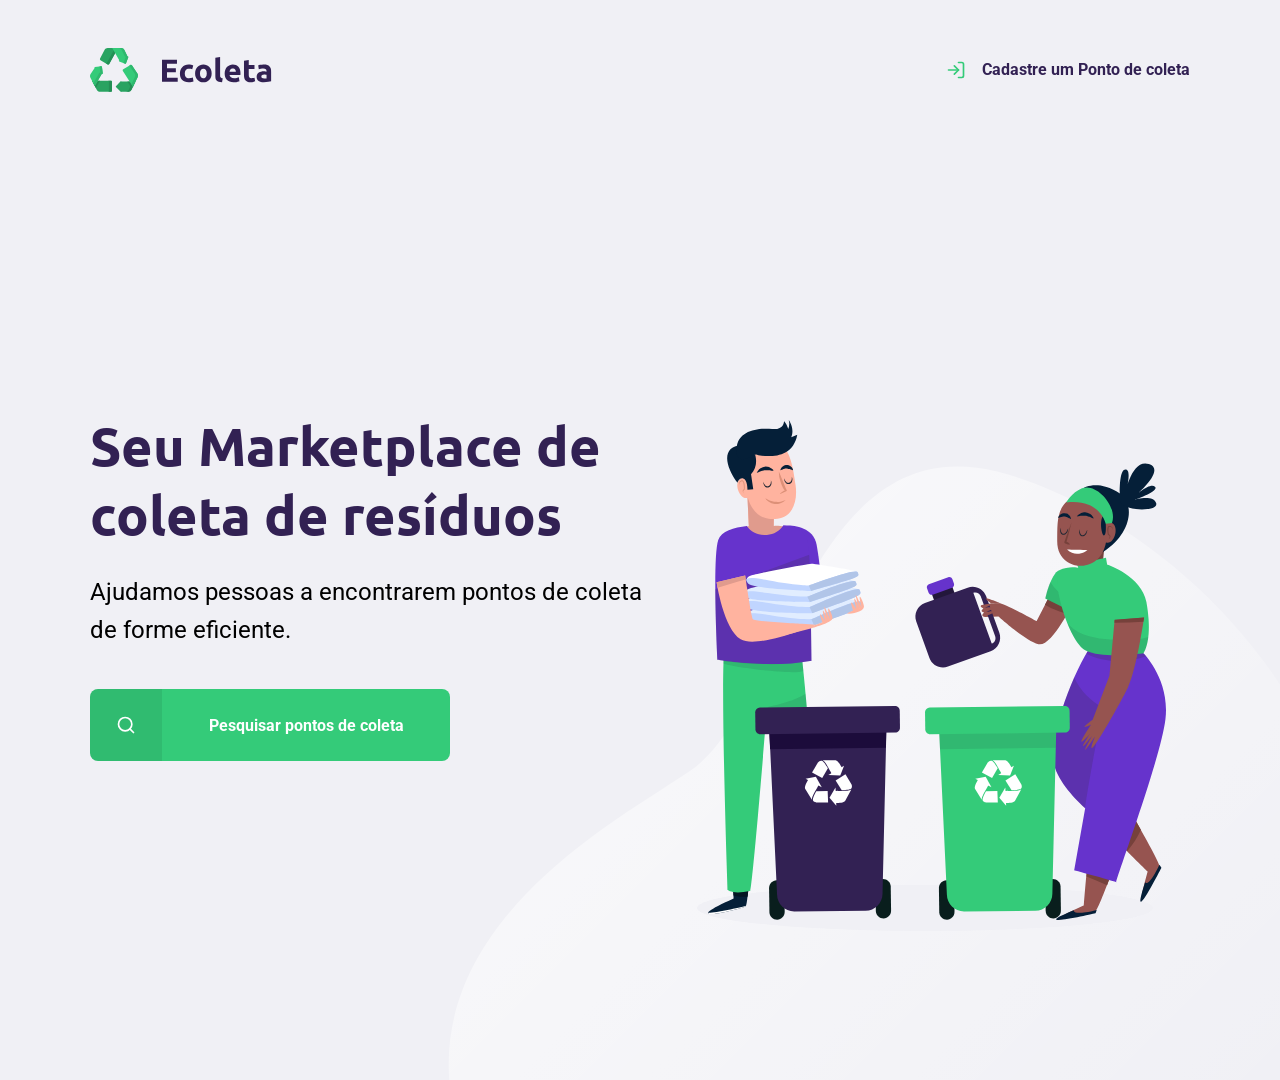
<file: index.html>
<!DOCTYPE html>

<html lang="pt-br">

<head>

    <meta charset="UTF-8">
    <meta name="viewport" content="width=device-width, initial-scale=1.0">
    <title>Ecoleta</title>
    
    <link href="https://fonts.googleapis.com/css2?family=Roboto&family=Ubuntu:wght@700&display=swap" rel="stylesheet">
    
    <link rel="stylesheet" href="/styles/main.css">
    <link rel="stylesheet" href="/styles/home.css">
    <link rel="stylesheet" href="/styles/modal.css">

    <link rel="stylesheet" href="/styles/responsive.css">

</head>

<body>

    <div id="page-home">

        <div class="content">

            <header>

                <img src="/assets/logo.svg" alt="Logomarca ">
                <a href="/create-point.html"><span></span>
                    Cadastre um Ponto de coleta
                </a>

            </header>

            <main>

                <h1>Seu Marketplace de coleta de resíduos</h1>
        
                <p>Ajudamos pessoas a encontrarem pontos de coleta de forme eficiente.</p>
                
                <a href="#"><span></span><strong>Pesquisar pontos de coleta</strong></a>

            </main>           

        </div>

    </div>

    <div id="modal" class="hide">
        <div class="content">
            <div class="header">
                <h1>Pontos de Coleta</h1>
                <a href="#">Fechar</a>
            </div>
            <form action="/search-results.html">
                <label for="search">Cidade</label>
                <div class="search field">
                    <input 
                    type="text" 
                    name="search"
                    placeholder="Pesquise por Cidade"
                    >
                    <button>
                        <img src="/assets/search.svg" alt="Buscar">
                    </button>
                </div>
            </form>
        </div>
    </div>

    <script src="/scripts/index.js"></script>
  
</body>

</html>
</file>
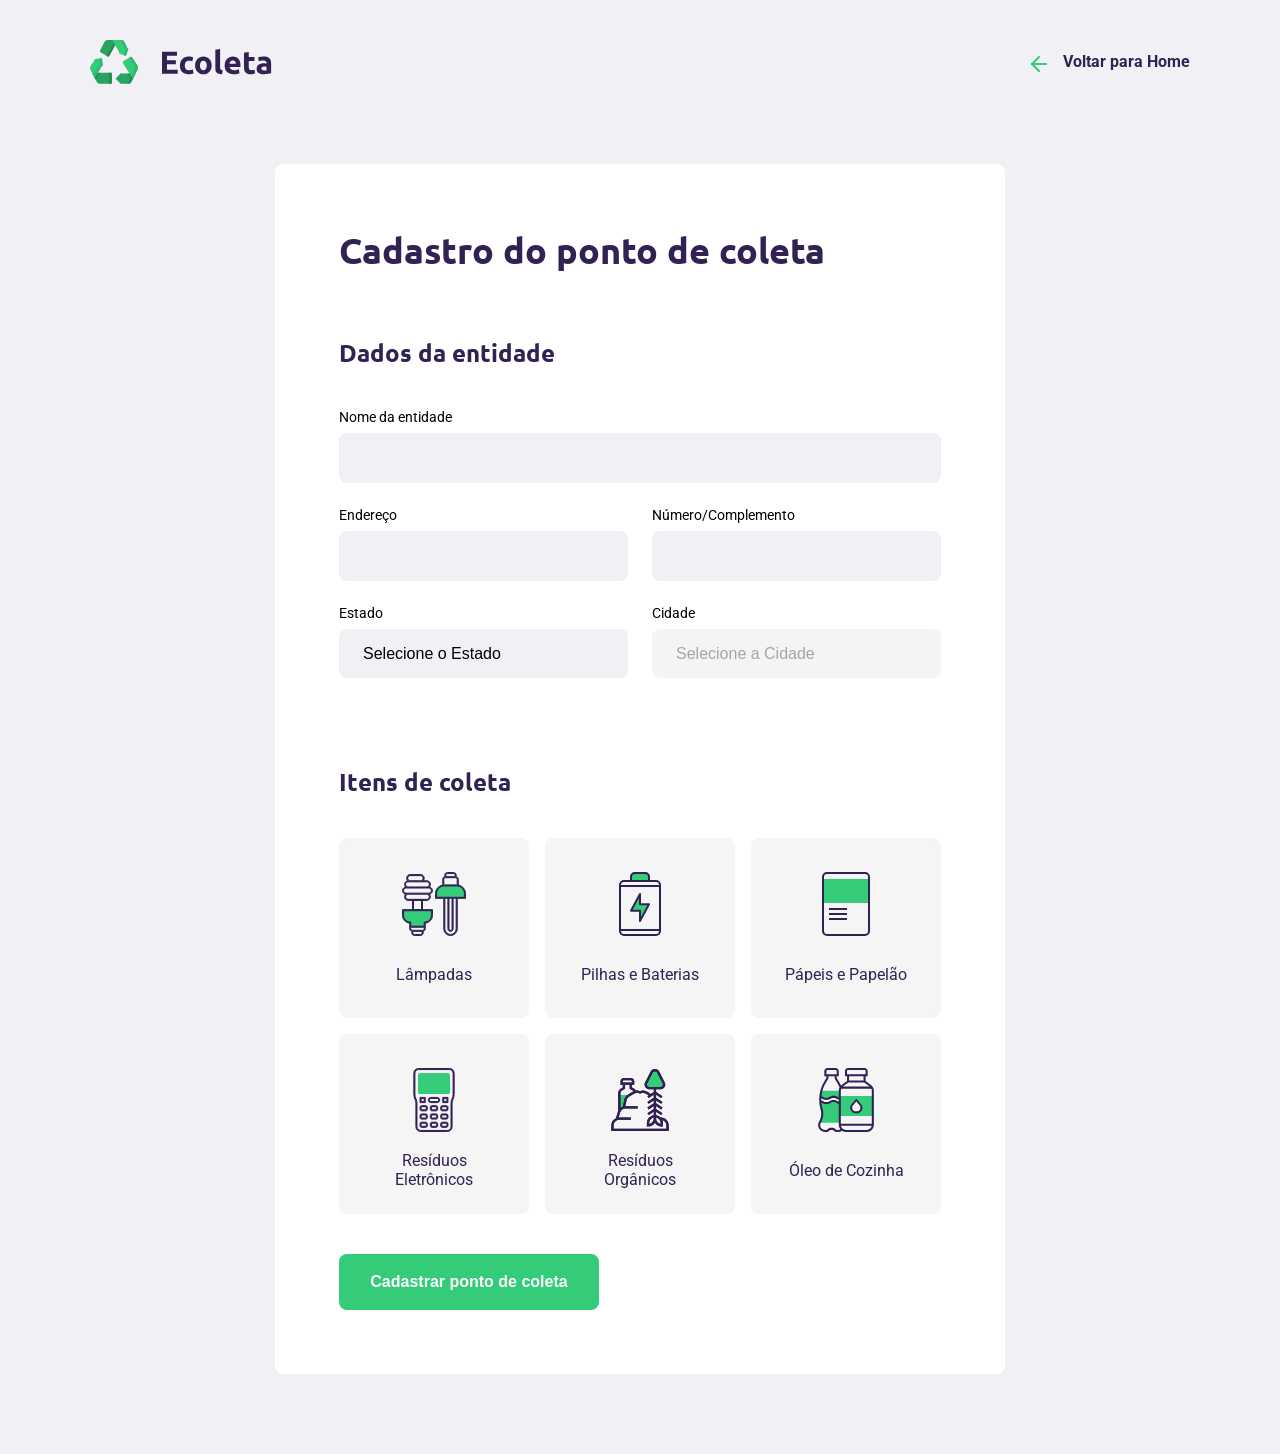
<file: create-point.html>
<!DOCTYPE html>

<html lang="pt-br">

<head>

    <meta charset="UTF-8">
    <meta name="viewport" content="width=device-width, initial-scale=1.0">
    <title>Criar um ponto de coleta</title>
    
    <link href="https://fonts.googleapis.com/css2?family=Roboto&family=Ubuntu:wght@700&display=swap" rel="stylesheet">
    
    <link rel="stylesheet" href="/styles/main.css">
    <link rel="stylesheet" href="/styles/create-point.css">
    <link rel="stylesheet" href="/styles/responsive.css">

</head>

<body>

    <div id="page-create-point">  

            <header>

                <img src="/assets/logo.svg" alt="Logomarca ">
                <a href="/"><span></span>
                    Voltar para Home
                </a>

            </header> 
            
            <form action="">
                <h1>Cadastro do ponto de coleta</h1>

                <fieldset>
                    <legend>
                        <h2>Dados da entidade</h2>
                    </legend>

                    <div class="field">
                        <label for="name">Nome da entidade</label>
                        <input type="text" name="name" required>
                    </div>

                    <div class="field-group">
                        <div class="field">
                            <label for="address">Endereço</label>
                            <input type="text" name="address" required>
                        </div>
                        <div class="field">
                            <label for="address2">Número/Complemento</label>
                            <input type="text" name="address2" required>
                        </div>
                    </div>

                    <div class="field-group">

                        <div class="field">
                            <label for="state">Estado</label>
                            <select name="uf" required>
                                <option value="">Selecione o Estado</option>
                            </select>

                            <input type="hidden" name="state">
                        </div>

                        <div class="field">
                            <label for="city">Cidade</label>
                            <select name="city" disabled required>
                                <option value="">Selecione a Cidade</option>
                            </select>
                        </div>

                        
                       
                        
                    </div>

                </fieldset>

                <fieldset>
                    <legend>
                        <h2>Itens de coleta</h2>
                    </legend>

                    <div class="items-grid" >
                        <li data-id="1">
                            <img src="/assets/lampadas.svg" alt="Lâmpadas">
                            <span>Lâmpadas</span>
                        </li>

                        <li data-id="2">
                            <img src="/assets/baterias.svg" alt="Pilhas e Baterias">
                            <span>Pilhas e Baterias</span>
                        </li>

                        <li data-id="3">
                            <img src="/assets/papeis-papelao.svg" alt="Pápeis e Papelão">
                            <span>Pápeis e Papelão</span>
                        </li>

                        <li data-id="4">
                            <img src="/assets/eletronicos.svg" alt="Resíduos Eletrônicos">
                            <span>Resíduos Eletrônicos</span>
                        </li>

                        <li data-id="5">
                            <img src="/assets/organicos.svg" alt="Resíduos Orgânicos">
                            <span>Resíduos Orgânicos</span>
                        </li>

                        <li data-id="6">
                            <img src="/assets/oleo.svg" alt="Óleo de Cozinha">
                            <span>Óleo de Cozinha</span>
                        </li>

                    </div>

                    <input type="hidden" name="items">
                    
                </fieldset>
                
                <button type="submit">Cadastrar ponto de coleta</button>

            </form>

    </div>
  <script src="/scripts/create-point.js"></script>
</body>
</html>
</file>
<file: styles/main.css>
:root{
    --title-color: #322153;
    --primary-color: #34cb79;
}

*{
    margin: 0;
    padding: 0;
    box-sizing: border-box;
}

html{
        font-family: Roboto, sans-serif;
}

body{
    background: #f0f0f5;
    -webkit-font-smoothing: antialiased;
}

a{
    text-decoration: none;
}

h1, h2, h3, h4, h5, h6{
    font-family: Ubuntu, sans-serif;
    color: var(--title-color);
}
</file>
<file: styles/home.css>
#page-home{
    height: 120vh;
    background: url('../assets/home-background.svg') no-repeat;
    background-position: 35vw bottom;
}

#page-home .content{
    width: 90%;
    max-width: 1100px;
    height: 100%;
    margin: 0 auto;
    display: flex;
    flex-direction: column;
}

#page-home header{
    margin-top: 48px;
    display: flex;
    align-items: center;
    justify-content: space-between;
}

#page-home header a{
    display: flex;
    color: var(--title-color);
    font-weight: 700;
}

#page-home header a span{
    margin-right: 16px;
    background-image: url('../assets/log-in.svg');
    width: 20px;
    height: 20px;
}

#page-home main{
    max-width: 560px;
    flex: 1;
    display: flex;
    flex-direction: column;
    justify-content: center;
}

#page-home main h1{
    font-size: 54px;
}

#page-home main p{
    font-size: 24px;
    line-height: 38px;
    margin-top: 24px;
}

#page-home main a{
    width: 100%;
    max-width: 360px;
    height: 72px;
    border-radius: 8px;
    display: flex;
    align-items: center;
    margin-top: 40px;
    background-color: var(--primary-color);
    transition: 400ms;
    color: white;        
}

#page-home main a:hover{
    background-color: #2fb86e;

}

#page-home main a span{
    width: 72px;
    height: 72px;
    background-color: rgba(0, 0, 0, 0.08);
    border-top-left-radius: 8px;
    border-bottom-left-radius: 8px;
    display: flex;
    align-items: center;
    justify-content: center;
}

#page-home main a span::after{
    content: "";
    background-image: url('../assets/search.svg');
    width: 20px;
    height: 20px;
}

#page-home main a strong{
    flex: 1;
    color: white;
    text-align: center;
}
</file>
<file: styles/modal.css>
#modal {
    background-color: #0E0A14ef;
    height: 100vh;
    width: 100vw;
    position: fixed;
    top: 0;
    display: flex;
    justify-content: center;
    align-items: center;
    transition: 400ms;
}

#modal .content{
    color: white;
    width: 500px;
}

#modal .header{
    display: flex;
    align-items: center;
    justify-content: space-between;
    margin-bottom: 48px;
}

#modal .header a{
    background-image: url("../assets/x.svg");
    width: 20px;
    height: 20px;
    display: flex;
    font-size: 0.01px;
}

#modal .header h1{
    color: white;
    font-size: 36px;
    line-height: 42px;
}

#modal form label{
    font-size: 14px;
    line-height: 16px;
    display: block;
    margin-bottom: 8px;
}

#modal form .field{
    display: flex;
}

#modal form input{
    flex: 1;
    background-color: #f0f0f5;
    border-radius: 8px 0 0 8px;
    border: none;
    padding: 16px 24px;
    font-size: 16px;
    color: #6c6c80
}

#modal form button{
    width: 72px;
    height: 72px;
    background-color: var(--primary-color);
    border: 0;
    border-radius: 0 8px 8px 0;
    transition: 400ms;
}

#modal form button:hover{
    background-color: #2fb85e;
}

#modal.hide{
    display: none;
}
</file>
<file: styles/responsive.css>
@media(max-width: 900px){
    #page-home{
        background-position-x: 70vw;
    }

    #page-home .content{
        align-items: center;
        text-align: center;
    }

    #page-home header a{
        position: absolute;
        bottom: 48px;
        left: 50%;
        transform: translateX(-50%);
    }

    #page-home main{
        align-items: center;
    }

    #page-search-results .cards{
        grid-template-columns: 1fr;
    }

    #page-search-results .cards img{
        height: 250px;
    }
} 

@media (min-width: 1700px){
    #page-home{
        background-position-x: 40vw;
    }

}

@media (max-height: 760px){
    #page-home{
        background-position-y: 200px;
    }

}
</file>
<file: styles/create-point.css>
#page-create-point{
    width: 90%;
    max-width: 1100px;
    margin: 0 auto;
}

#page-create-point header{
    margin-top: 40px;
    display: flex;
    justify-content: space-between;
    align-items: center;
}

#page-create-point header a{
    color: var(--title-color);
    font-weight: bold;
    display: flex;
}

#page-create-point header a span{
    margin-right: 16px;
    background-image: url('../assets/arrow-left.svg');
    width: 20px;
    height: 20px;
}

form{
    background-color: white;
    margin: 80px auto;
    padding: 64px;
    border-radius: 8px;
    max-width: 730px;
}

form h1{
    font-size: 36px;
}

form fieldset{
    margin-top: 64px;
    border: 0;
}

form legend{
    margin-bottom: 40px;
}

form legend h2{
    font-size: 24px;
}

form .field{
    flex: 1;
    display: flex;
    flex-direction: column;
    margin-bottom: 24px;
}

form .field-group{
    display: flex;
}

form input,
form select{
    background-color: #f0f0f5;
    border: 0;
    padding: 16px 24px;
    font-size: 16px;
    border-radius: 8px;
}

form select{
    -webkit-appearance: none;
    -moz-appearance: none;
    appearance: none;
}

form label{
    font-size: 14px;
    margin-bottom: 8px;
}

form .field-group .field + .field{
    margin-left: 24px;
}

form button{
    width: 260px;
    height: 56px;
    border-radius: 8px;
    background-color: var(--primary-color);
    color: white;
    font-weight: bold;
    font-size: 16px;
    border: 0;
    margin-top: 40px;
    transition: background-color 400ms;
}

form button:hover{
    background-color: #2fb86e;
}

.items-grid{
    display: grid;
    grid-template-columns: 1fr 1fr 1fr;
    gap: 16px;
}

.items-grid li{
    background-color: #f5f5f5;
    list-style: none;
    border: 2px solid #f5f5f5;
    height: 180px;
    border-radius: 8px;
    padding: 32px 24px 16px;
    display: flex;
    flex-direction: column;
    align-items: center;
    justify-content: space-between;
    text-align: center;
    cursor: pointer;

}

.items-grid li span{
    margin-top: 12px;
    flex: 1;
    display: flex;
    align-items: center;
    color: var(--title-color);

}

.items-grid li.selected{
    background-color: #e1faec;
    border: 2px solid #34cb79;
}

.items-grid li span,
.items-grid li img{
    pointer-events: none;
}
</file>
